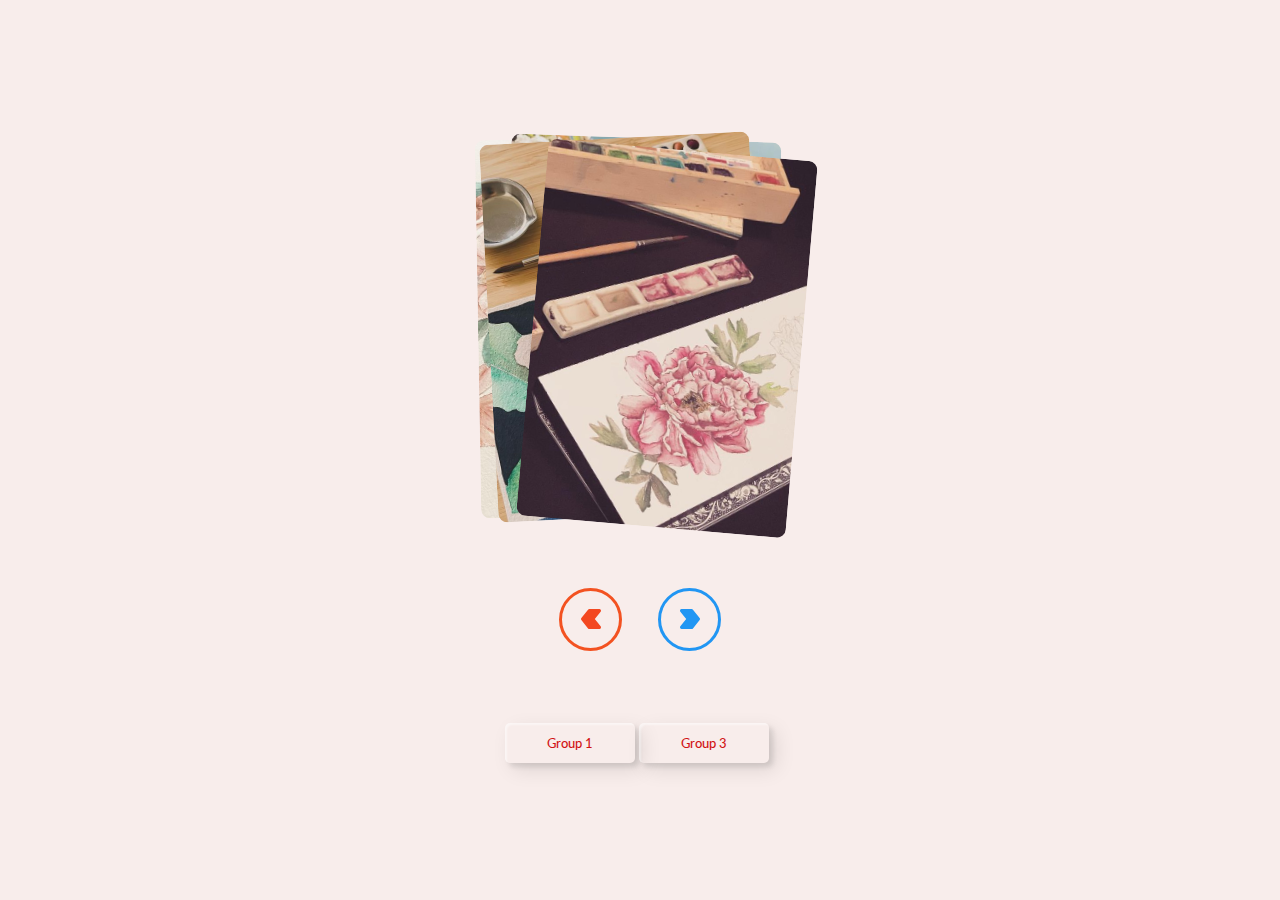
<file: index.html>
<!DOCTYPE html>
<html lang="en">
<head>
    <meta charset="UTF-8">
    <meta name="viewport" content="width=device-width, initial-scale=1.0">
    <link rel="stylesheet" href="css/style.css">
    <link href="https://fonts.googleapis.com/css2?family=Lato&display=swap" rel="stylesheet">
    <link rel="stylesheet" href="https://fonts.googleapis.com/css2?family=Material+Symbols+Outlined:opsz,wght,FILL,GRAD@20..48,100..700,0..1,-50..200" />
    <link rel="stylesheet" href="https://fonts.googleapis.com/css2?family=Material+Symbols+Outlined:opsz,wght,FILL,GRAD@20..48,100..700,0..1,-50..200" />
    <script src="js/index.js"></script>
    <title>CPAR Homepage</title>
</head>
<body>
    <div class="card-swiper">

        <div class="card-groups">

          <div class="card-group" data-index="0" data-status="active">
            <div class="little-card card">
      
            </div>
            <div class="big-card card">
      
            </div>
            <div class="little-card card">
      
            </div>
            <div class="big-card card">
      
            </div>
            <div class="little-card card">
      
            </div>
            <div class="big-card card">
      
            </div>
            <div class="little-card card">
      
            </div>
            <div class="big-card card">
      
            </div>
          </div>

          <div class="card-group" data-index="1" data-status="unknown">
            <div class="little-card card">
      
            </div>
            <div class="big-card card">
      
            </div>
            <div class="little-card card">
      
            </div>
            <div class="big-card card">
      
            </div>
            <div class="little-card card">
      
            </div>
            <div class="big-card card">
      
            </div>
            <div class="little-card card">
      
            </div>
            <div class="big-card card">
      
            </div>
          </div>
         
        </div>
        
        <div class="card-swiper-buttons">
          <button id="hate-button" onclick="handleHateClick()">
            <svg xmlns="http://www.w3.org/2000/svg" class="icon icon-tabler icon-tabler-arrow-badge-left-filled" width="40" height="40" viewBox="0 0 24 24" stroke-width="1.5" stroke="#000000" fill="none" stroke-linecap="round" stroke-linejoin="round">
              <path stroke="none" d="M0 0h24v24H0z" fill="none"/>
              <path d="M17 6h-6a1 1 0 0 0 -.78 .375l-4 5a1 1 0 0 0 0 1.25l4 5a1 1 0 0 0 .78 .375h6l.112 -.006a1 1 0 0 0 .669 -1.619l-3.501 -4.375l3.5 -4.375a1 1 0 0 0 -.78 -1.625z" stroke-width="0" fill="currentColor" />
            </svg>
          </button>
          <button id="love-button" onclick="handleLoveClick()">
            <svg xmlns="http://www.w3.org/2000/svg" class="icon icon-tabler icon-tabler-arrow-badge-right-filled" width="40" height="40" viewBox="0 0 24 24" stroke-width="1.5" stroke="#000000" fill="none" stroke-linecap="round" stroke-linejoin="round">
              <path stroke="none" d="M0 0h24v24H0z" fill="none"/>
              <path d="M7 6l-.112 .006a1 1 0 0 0 -.669 1.619l3.501 4.375l-3.5 4.375a1 1 0 0 0 .78 1.625h6a1 1 0 0 0 .78 -.375l4 -5a1 1 0 0 0 0 -1.25l-4 -5a1 1 0 0 0 -.78 -.375h-6z" stroke-width="0" fill="currentColor" />
            </svg>
          </button>
        </div>

        <div class="grp-btns">
            
        <a href="group1.html" class="href"><button class="custom-btn btn-16">Group 1</button></a>
        <a href="group3.html" class="href"><button class="custom-btn btn-16">Group 3</button></a>

        </div>
      </div>
      
</body>
</html>
</file>
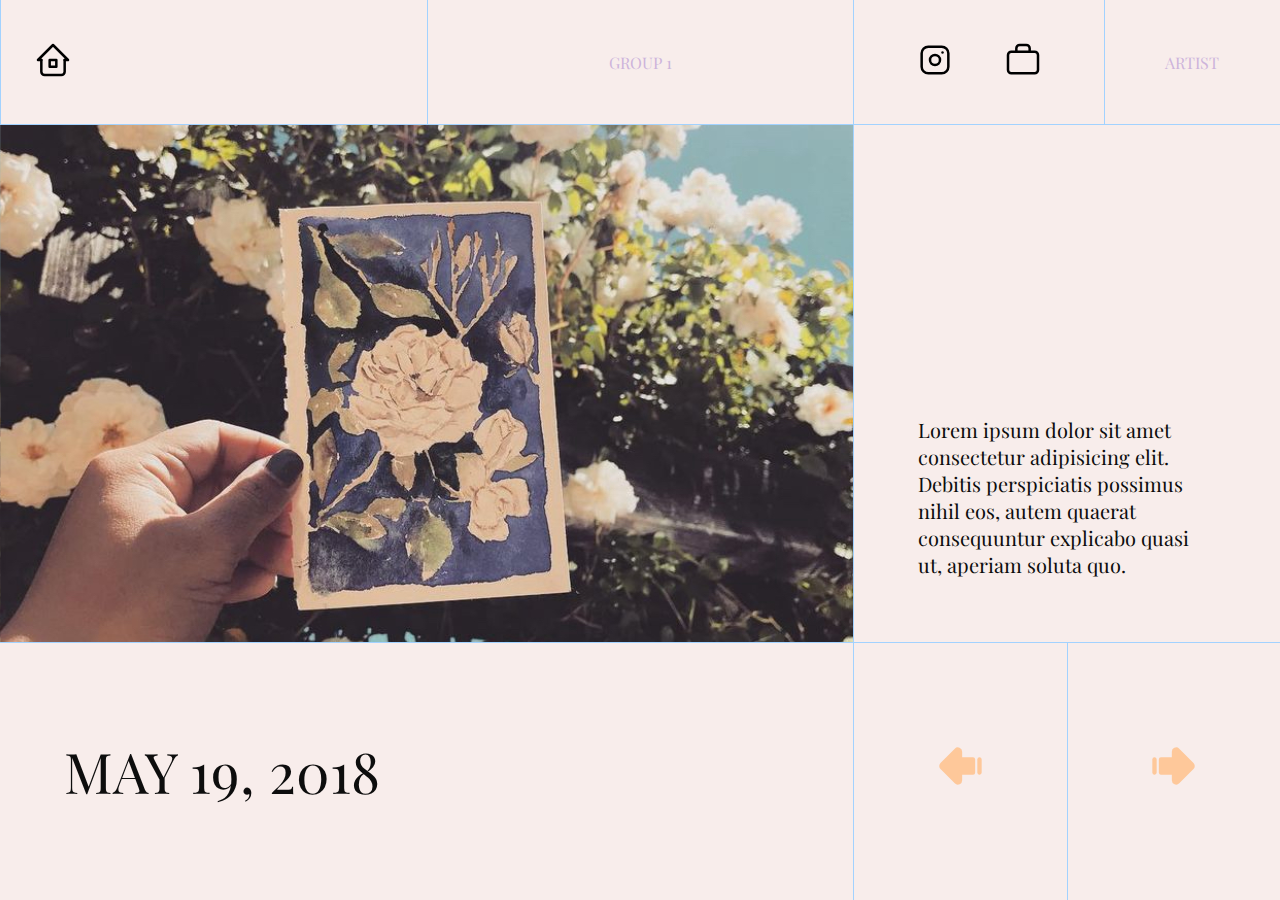
<file: group1.html>
<!DOCTYPE html>
<html lang="en">
<head>
    <meta charset="UTF-8">
    <meta name="viewport" content="width=device-width, initial-scale=1.0">
    <link rel="stylesheet" href="css/style1.css">
    <script src="js/group1.js"></script>
    <title>Group 1</title>
</head>
<body>

    <!--Nav bar-->
    <nav data-toggled="false" data-transitionable="false">
        <div id="nav-logo-section" class="nav-section">

          <a href="index.html">
            <svg xmlns="http://www.w3.org/2000/svg" class="icon icon-tabler icon-tabler-home-2" width="40" height="40" viewBox="0 0 24 24" stroke-width="1.5" stroke="#000000" fill="none" stroke-linecap="round" stroke-linejoin="round">
              <path stroke="none" d="M0 0h24v24H0z" fill="none"/>
              <path d="M5 12l-2 0l9 -9l9 9l-2 0" />
              <path d="M5 12v7a2 2 0 0 0 2 2h10a2 2 0 0 0 2 -2v-7" />
              <path d="M10 12h4v4h-4z" />
            </svg>
          </a>
        </div>

        <div id="nav-mobile-section">
          <div id="nav-link-section" class="nav-section">
            <a href="#">GROUP 1</a>
          </div>
          <div id="nav-social-section" class="nav-section">
            <a href="https://www.instagram.com/lifeafterbreakfastph/" target="_blank">
              <svg xmlns="http://www.w3.org/2000/svg" class="icon icon-tabler icon-tabler-brand-instagram" width="40" height="40" viewBox="0 0 24 24" stroke-width="1.5" stroke="#000000" fill="none" stroke-linecap="round" stroke-linejoin="round">
                <path stroke="none" d="M0 0h24v24H0z" fill="none"/>
                <path d="M4 4m0 4a4 4 0 0 1 4 -4h8a4 4 0 0 1 4 4v8a4 4 0 0 1 -4 4h-8a4 4 0 0 1 -4 -4z" />
                <path d="M12 12m-3 0a3 3 0 1 0 6 0a3 3 0 1 0 -6 0" />
                <path d="M16.5 7.5l0 .01" />
              </svg>
            </a>

            <a href="" target="_blank">
              <svg xmlns="http://www.w3.org/2000/svg" class="icon icon-tabler icon-tabler-briefcase-2" width="40" height="40" viewBox="0 0 24 24" stroke-width="1.5" stroke="#000000" fill="none" stroke-linecap="round" stroke-linejoin="round">
                <path stroke="none" d="M0 0h24v24H0z" fill="none"/>
                <path d="M3 9a2 2 0 0 1 2 -2h14a2 2 0 0 1 2 2v9a2 2 0 0 1 -2 2h-14a2 2 0 0 1 -2 -2v-9z" />
                <path d="M8 7v-2a2 2 0 0 1 2 -2h4a2 2 0 0 1 2 2v2" />
              </svg>
            </a>
          </div>
          <div id="nav-contact-section" class="nav-section">
            <a href="https://artistprofile-alessandralanot.carrd.co/">ARTIST</a>
          </div>
        </div>


      </nav>
      
      <main>

        <article data-index="0" data-status="active">
          <div class="article-image-section article-section"></div>
          <div class="article-description-section article-section">
            <p>
                Lorem ipsum dolor sit amet consectetur adipisicing elit. Debitis perspiciatis possimus nihil eos, autem quaerat consequuntur explicabo quasi ut, aperiam soluta quo.
            </p>
          </div>
          <div class="article-title-section article-section">
            <h2>May 19, 2018</h2>
            <i class="fa-light fa-plus-large"></i>
          </div>
          <div class="article-nav-section article-section">
            <button class="article-nav-button" type="button" onclick="handleLeftClick()">
              <svg xmlns="http://www.w3.org/2000/svg" class="icon icon-tabler icon-tabler-arrow-big-left-line-filled" width="52" height="52" viewBox="0 0 24 24" stroke-width="1.5" stroke="#000000" fill="none" stroke-linecap="round" stroke-linejoin="round">
                <path stroke="none" d="M0 0h24v24H0z" fill="none"/>
                <path d="M9.586 4l-6.586 6.586a2 2 0 0 0 0 2.828l6.586 6.586a2 2 0 0 0 2.18 .434l.145 -.068a2 2 0 0 0 1.089 -1.78v-2.586h5a1 1 0 0 0 1 -1v-6l-.007 -.117a1 1 0 0 0 -.993 -.883l-5 -.001v-2.585a2 2 0 0 0 -3.414 -1.414z" stroke-width="0" fill="currentColor" />
                <path d="M4.415 12l6.585 -6.586v3.586l.007 .117a1 1 0 0 0 .993 .883l5 -.001v4l-5 .001a1 1 0 0 0 -1 1v3.586l-6.585 -6.586z" stroke-width="0" fill="currentColor" />
                <path d="M21 8a1 1 0 0 1 .993 .883l.007 .117v6a1 1 0 0 1 -1.993 .117l-.007 -.117v-6a1 1 0 0 1 1 -1z" stroke-width="0" fill="currentColor" />
              </svg>
            </button>
            <button class="article-nav-button" type="button" onclick="handleRightClick()">
              <svg xmlns="http://www.w3.org/2000/svg" class="icon icon-tabler icon-tabler-arrow-big-right-line-filled" width="52" height="52" viewBox="0 0 24 24" stroke-width="1.5" stroke="#000000" fill="none" stroke-linecap="round" stroke-linejoin="round">
                <path stroke="none" d="M0 0h24v24H0z" fill="none"/>
                <path d="M12.089 3.634a2 2 0 0 0 -1.089 1.78l-.001 2.586h-4.999a1 1 0 0 0 -1 1v6l.007 .117a1 1 0 0 0 .993 .883l4.999 -.001l.001 2.587a2 2 0 0 0 3.414 1.414l6.586 -6.586a2 2 0 0 0 0 -2.828l-6.586 -6.586a2 2 0 0 0 -2.18 -.434l-.145 .068z" stroke-width="0" fill="currentColor" />
                <path d="M3 8a1 1 0 0 1 .993 .883l.007 .117v6a1 1 0 0 1 -1.993 .117l-.007 -.117v-6a1 1 0 0 1 1 -1z" stroke-width="0" fill="currentColor" />
              </svg>
            </button>
          </div>
        </article>


        <article data-index="1" data-status="inactive">    
          <div class="article-image-section article-section"></div>
          <div class="article-description-section article-section">
            <p>Lorem ipsum dolor sit amet, consectetur adipisicing elit. Similique, omnis reprehenderit atque explicabo neque vero veritatis culpa</p>
          </div>
          <div class="article-title-section article-section">
              <h2>February 19, 2024</h2>
            <i class="fa-light fa-plus-large"></i>
          </div>
          <div class="article-nav-section article-section">
            <button class="article-nav-button" type="button" onclick="handleLeftClick()">
              <svg xmlns="http://www.w3.org/2000/svg" class="icon icon-tabler icon-tabler-arrow-big-left-line-filled" width="52" height="52" viewBox="0 0 24 24" stroke-width="1.5" stroke="#000000" fill="none" stroke-linecap="round" stroke-linejoin="round">
                <path stroke="none" d="M0 0h24v24H0z" fill="none"/>
                <path d="M9.586 4l-6.586 6.586a2 2 0 0 0 0 2.828l6.586 6.586a2 2 0 0 0 2.18 .434l.145 -.068a2 2 0 0 0 1.089 -1.78v-2.586h5a1 1 0 0 0 1 -1v-6l-.007 -.117a1 1 0 0 0 -.993 -.883l-5 -.001v-2.585a2 2 0 0 0 -3.414 -1.414z" stroke-width="0" fill="currentColor" />
                <path d="M4.415 12l6.585 -6.586v3.586l.007 .117a1 1 0 0 0 .993 .883l5 -.001v4l-5 .001a1 1 0 0 0 -1 1v3.586l-6.585 -6.586z" stroke-width="0" fill="currentColor" />
                <path d="M21 8a1 1 0 0 1 .993 .883l.007 .117v6a1 1 0 0 1 -1.993 .117l-.007 -.117v-6a1 1 0 0 1 1 -1z" stroke-width="0" fill="currentColor" />
              </svg>
            </button>
            <button class="article-nav-button" type="button" onclick="handleRightClick()">
              <svg xmlns="http://www.w3.org/2000/svg" class="icon icon-tabler icon-tabler-arrow-big-right-line-filled" width="52" height="52" viewBox="0 0 24 24" stroke-width="1.5" stroke="#000000" fill="none" stroke-linecap="round" stroke-linejoin="round">
                <path stroke="none" d="M0 0h24v24H0z" fill="none"/>
                <path d="M12.089 3.634a2 2 0 0 0 -1.089 1.78l-.001 2.586h-4.999a1 1 0 0 0 -1 1v6l.007 .117a1 1 0 0 0 .993 .883l4.999 -.001l.001 2.587a2 2 0 0 0 3.414 1.414l6.586 -6.586a2 2 0 0 0 0 -2.828l-6.586 -6.586a2 2 0 0 0 -2.18 -.434l-.145 .068z" stroke-width="0" fill="currentColor" />
                <path d="M3 8a1 1 0 0 1 .993 .883l.007 .117v6a1 1 0 0 1 -1.993 .117l-.007 -.117v-6a1 1 0 0 1 1 -1z" stroke-width="0" fill="currentColor" />
              </svg>
            </button>
          </div>
        </article>


        <article data-index="2" data-status="inactive">    
          <div class="article-image-section article-section"></div>
          <div class="article-description-section article-section">
            <p>Lorem ipsum dolor sit amet consectetur, adipisicing elit. Cupiditate, ducimus pariatur atque magnam dolore, incidunt nostrum quod doloremque minus at inventore quisquam.</p>
          </div>
          <div class="article-title-section article-section">
            <h2>September 29, 2019</h2>
            <i class="fa-light fa-plus-large"></i>
          </div>
          <div class="article-nav-section article-section">
            <button class="article-nav-button" type="button" onclick="handleLeftClick()">
              <svg xmlns="http://www.w3.org/2000/svg" class="icon icon-tabler icon-tabler-arrow-big-left-line-filled" width="52" height="52" viewBox="0 0 24 24" stroke-width="1.5" stroke="#000000" fill="none" stroke-linecap="round" stroke-linejoin="round">
                <path stroke="none" d="M0 0h24v24H0z" fill="none"/>
                <path d="M9.586 4l-6.586 6.586a2 2 0 0 0 0 2.828l6.586 6.586a2 2 0 0 0 2.18 .434l.145 -.068a2 2 0 0 0 1.089 -1.78v-2.586h5a1 1 0 0 0 1 -1v-6l-.007 -.117a1 1 0 0 0 -.993 -.883l-5 -.001v-2.585a2 2 0 0 0 -3.414 -1.414z" stroke-width="0" fill="currentColor" />
                <path d="M4.415 12l6.585 -6.586v3.586l.007 .117a1 1 0 0 0 .993 .883l5 -.001v4l-5 .001a1 1 0 0 0 -1 1v3.586l-6.585 -6.586z" stroke-width="0" fill="currentColor" />
                <path d="M21 8a1 1 0 0 1 .993 .883l.007 .117v6a1 1 0 0 1 -1.993 .117l-.007 -.117v-6a1 1 0 0 1 1 -1z" stroke-width="0" fill="currentColor" />
              </svg>
            </button>
            <button class="article-nav-button" type="button" onclick="handleRightClick()">
              <svg xmlns="http://www.w3.org/2000/svg" class="icon icon-tabler icon-tabler-arrow-big-right-line-filled" width="52" height="52" viewBox="0 0 24 24" stroke-width="1.5" stroke="#000000" fill="none" stroke-linecap="round" stroke-linejoin="round">
                <path stroke="none" d="M0 0h24v24H0z" fill="none"/>
                <path d="M12.089 3.634a2 2 0 0 0 -1.089 1.78l-.001 2.586h-4.999a1 1 0 0 0 -1 1v6l.007 .117a1 1 0 0 0 .993 .883l4.999 -.001l.001 2.587a2 2 0 0 0 3.414 1.414l6.586 -6.586a2 2 0 0 0 0 -2.828l-6.586 -6.586a2 2 0 0 0 -2.18 -.434l-.145 .068z" stroke-width="0" fill="currentColor" />
                <path d="M3 8a1 1 0 0 1 .993 .883l.007 .117v6a1 1 0 0 1 -1.993 .117l-.007 -.117v-6a1 1 0 0 1 1 -1z" stroke-width="0" fill="currentColor" />
              </svg>
            </button>
          </div>
        </article>


        <article data-index="3" data-status="inactive">    
          <div class="article-image-section article-section"></div>
          <div class="article-description-section article-section">
            <p>
              Lorem ipsum dolor sit amet consectetur adipisicing elit. Nihil eligendi dolorem tenetur aperiam quidem ad eaque itaque architecto corporis voluptate
            </p>
          </div>
          <div class="article-title-section article-section">
            <h2>November 29, 2023</h2>
            <i class="fa-light fa-plus-large"></i>
          </div>
          <div class="article-nav-section article-section">
            <button class="article-nav-button" type="button" onclick="handleLeftClick()">
              <svg xmlns="http://www.w3.org/2000/svg" class="icon icon-tabler icon-tabler-arrow-big-left-line-filled" width="52" height="52" viewBox="0 0 24 24" stroke-width="1.5" stroke="#000000" fill="none" stroke-linecap="round" stroke-linejoin="round">
                <path stroke="none" d="M0 0h24v24H0z" fill="none"/>
                <path d="M9.586 4l-6.586 6.586a2 2 0 0 0 0 2.828l6.586 6.586a2 2 0 0 0 2.18 .434l.145 -.068a2 2 0 0 0 1.089 -1.78v-2.586h5a1 1 0 0 0 1 -1v-6l-.007 -.117a1 1 0 0 0 -.993 -.883l-5 -.001v-2.585a2 2 0 0 0 -3.414 -1.414z" stroke-width="0" fill="currentColor" />
                <path d="M4.415 12l6.585 -6.586v3.586l.007 .117a1 1 0 0 0 .993 .883l5 -.001v4l-5 .001a1 1 0 0 0 -1 1v3.586l-6.585 -6.586z" stroke-width="0" fill="currentColor" />
                <path d="M21 8a1 1 0 0 1 .993 .883l.007 .117v6a1 1 0 0 1 -1.993 .117l-.007 -.117v-6a1 1 0 0 1 1 -1z" stroke-width="0" fill="currentColor" />
              </svg>
            </button>
            <button class="article-nav-button" type="button" onclick="handleRightClick()">
              <svg xmlns="http://www.w3.org/2000/svg" class="icon icon-tabler icon-tabler-arrow-big-right-line-filled" width="52" height="52" viewBox="0 0 24 24" stroke-width="1.5" stroke="#000000" fill="none" stroke-linecap="round" stroke-linejoin="round">
                <path stroke="none" d="M0 0h24v24H0z" fill="none"/>
                <path d="M12.089 3.634a2 2 0 0 0 -1.089 1.78l-.001 2.586h-4.999a1 1 0 0 0 -1 1v6l.007 .117a1 1 0 0 0 .993 .883l4.999 -.001l.001 2.587a2 2 0 0 0 3.414 1.414l6.586 -6.586a2 2 0 0 0 0 -2.828l-6.586 -6.586a2 2 0 0 0 -2.18 -.434l-.145 .068z" stroke-width="0" fill="currentColor" />
                <path d="M3 8a1 1 0 0 1 .993 .883l.007 .117v6a1 1 0 0 1 -1.993 .117l-.007 -.117v-6a1 1 0 0 1 1 -1z" stroke-width="0" fill="currentColor" />
              </svg>
            </button>
          </div>
        </article>

      </main>

</body>
</html>
</file>
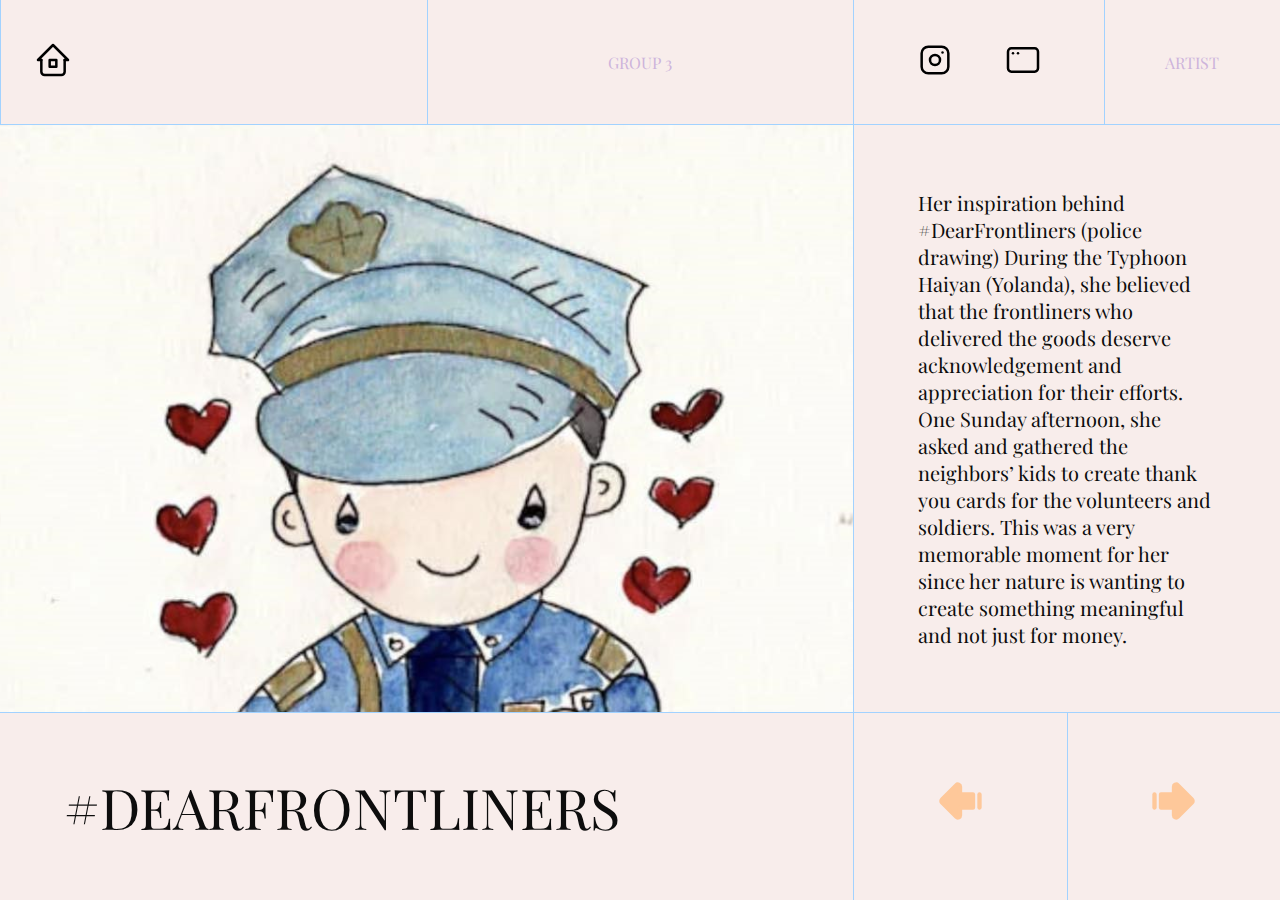
<file: group3.html>
<!DOCTYPE html>
<html lang="en">
<head>
    <meta charset="UTF-8">
    <meta name="viewport" content="width=device-width, initial-scale=1.0">
    <link rel="stylesheet" href="css/style3.css">
    <script src="js/group3.js"></script>
    <title>Group 3</title>
</head>
<body>

    <!--Nav bar-->
    <nav data-toggled="false" data-transitionable="false">
        <div id="nav-logo-section" class="nav-section">
          <a href="index.html">
            <svg xmlns="http://www.w3.org/2000/svg" class="icon icon-tabler icon-tabler-home-2" width="40" height="40" viewBox="0 0 24 24" stroke-width="1.5" stroke="#000000" fill="none" stroke-linecap="round" stroke-linejoin="round">
              <path stroke="none" d="M0 0h24v24H0z" fill="none"/>
              <path d="M5 12l-2 0l9 -9l9 9l-2 0" />
              <path d="M5 12v7a2 2 0 0 0 2 2h10a2 2 0 0 0 2 -2v-7" />
              <path d="M10 12h4v4h-4z" />
            </svg>
          </a>
        </div>

        <div id="nav-mobile-section">
          <div id="nav-link-section" class="nav-section">
            <a href="#">GROUP 3</a>
          </div>
          <div id="nav-social-section" class="nav-section">
            <a href="https://www.instagram.com/aireescreates/" target="_blank">
              <svg xmlns="http://www.w3.org/2000/svg" class="icon icon-tabler icon-tabler-brand-instagram" width="40" height="40" viewBox="0 0 24 24" stroke-width="1.5" stroke="#000000" fill="none" stroke-linecap="round" stroke-linejoin="round">
                <path stroke="none" d="M0 0h24v24H0z" fill="none"/>
                <path d="M4 4m0 4a4 4 0 0 1 4 -4h8a4 4 0 0 1 4 4v8a4 4 0 0 1 -4 4h-8a4 4 0 0 1 -4 -4z" />
                <path d="M12 12m-3 0a3 3 0 1 0 6 0a3 3 0 1 0 -6 0" />
                <path d="M16.5 7.5l0 .01" />
              </svg>
            </a>
            <a href="https://aireescreates.website/" target="_blank">
              <svg xmlns="http://www.w3.org/2000/svg" class="icon icon-tabler icon-tabler-app-window" width="40" height="40" viewBox="0 0 24 24" stroke-width="1.5" stroke="#000000" fill="none" stroke-linecap="round" stroke-linejoin="round">
                <path stroke="none" d="M0 0h24v24H0z" fill="none"/>
                <path d="M3 5m0 2a2 2 0 0 1 2 -2h14a2 2 0 0 1 2 2v10a2 2 0 0 1 -2 2h-14a2 2 0 0 1 -2 -2z" />
                <path d="M6 8h.01" />
                <path d="M9 8h.01" />
              </svg>
            </a>
          </div>
          <div id="nav-contact-section" class="nav-section">
            <a href="#">ARTIST</a>
          </div>
        </div>

        <button id="nav-toggle-button" type="button" onclick="handleNavToggle()">
          <span>Menu</span>
          <i class="fa-solid fa-bars"></i>
        </button>
      </nav>
      
      <main>

        <article data-index="0" data-status="active">
          <div class="article-image-section article-section"></div>
          <div class="article-description-section article-section">
            <p>
              Her inspiration behind #DearFrontliners (police drawing)
              During the Typhoon Haiyan (Yolanda), she believed that the frontliners who delivered the goods deserve acknowledgement and appreciation for their efforts. One Sunday afternoon, she asked and gathered the neighbors’ kids to create thank you cards for the volunteers and soldiers. This was a very memorable moment for her since her nature is wanting to create something meaningful and not just for money.
            </p>
          </div>
          <div class="article-title-section article-section">
            <h2>#DearFrontliners</h2>
            <i class="fa-light fa-plus-large"></i>
          </div>
          <div class="article-nav-section article-section">
            <button class="article-nav-button" type="button" onclick="handleLeftClick()">
              <svg xmlns="http://www.w3.org/2000/svg" class="icon icon-tabler icon-tabler-arrow-big-left-line-filled" width="52" height="52" viewBox="0 0 24 24" stroke-width="1.5" stroke="#000000" fill="none" stroke-linecap="round" stroke-linejoin="round">
                <path stroke="none" d="M0 0h24v24H0z" fill="none"/>
                <path d="M9.586 4l-6.586 6.586a2 2 0 0 0 0 2.828l6.586 6.586a2 2 0 0 0 2.18 .434l.145 -.068a2 2 0 0 0 1.089 -1.78v-2.586h5a1 1 0 0 0 1 -1v-6l-.007 -.117a1 1 0 0 0 -.993 -.883l-5 -.001v-2.585a2 2 0 0 0 -3.414 -1.414z" stroke-width="0" fill="currentColor" />
                <path d="M4.415 12l6.585 -6.586v3.586l.007 .117a1 1 0 0 0 .993 .883l5 -.001v4l-5 .001a1 1 0 0 0 -1 1v3.586l-6.585 -6.586z" stroke-width="0" fill="currentColor" />
                <path d="M21 8a1 1 0 0 1 .993 .883l.007 .117v6a1 1 0 0 1 -1.993 .117l-.007 -.117v-6a1 1 0 0 1 1 -1z" stroke-width="0" fill="currentColor" />
              </svg>
            </button>
            <button class="article-nav-button" type="button" onclick="handleRightClick()">
              <svg xmlns="http://www.w3.org/2000/svg" class="icon icon-tabler icon-tabler-arrow-big-right-line-filled" width="52" height="52" viewBox="0 0 24 24" stroke-width="1.5" stroke="#000000" fill="none" stroke-linecap="round" stroke-linejoin="round">
                <path stroke="none" d="M0 0h24v24H0z" fill="none"/>
                <path d="M12.089 3.634a2 2 0 0 0 -1.089 1.78l-.001 2.586h-4.999a1 1 0 0 0 -1 1v6l.007 .117a1 1 0 0 0 .993 .883l4.999 -.001l.001 2.587a2 2 0 0 0 3.414 1.414l6.586 -6.586a2 2 0 0 0 0 -2.828l-6.586 -6.586a2 2 0 0 0 -2.18 -.434l-.145 .068z" stroke-width="0" fill="currentColor" />
                <path d="M3 8a1 1 0 0 1 .993 .883l.007 .117v6a1 1 0 0 1 -1.993 .117l-.007 -.117v-6a1 1 0 0 1 1 -1z" stroke-width="0" fill="currentColor" />
              </svg>
            </button>
          </div>
        </article>


        <article data-index="1" data-status="inactive">    
          <div class="article-image-section article-section"></div>
          <div class="article-description-section article-section">
            <p>In 2014, she painted girls in boots without a plan of doing art as a business, she did this because she was burnt out. She painted everyday and posted on instagram until people were inquiring if she could paint them but drawing real life people wasn’t her forte. Instead, she did it in her own style by adding quotes and placing them in calendars. People started buying her creations, so she started her website in 2017.
            </p>
          </div>
          <div class="article-title-section article-section">
              <h2>January 18, 2024</h2>
            <i class="fa-light fa-plus-large"></i>
          </div>
          <div class="article-nav-section article-section">
            <button class="article-nav-button" type="button" onclick="handleLeftClick()">
              <svg xmlns="http://www.w3.org/2000/svg" class="icon icon-tabler icon-tabler-arrow-big-left-line-filled" width="52" height="52" viewBox="0 0 24 24" stroke-width="1.5" stroke="#000000" fill="none" stroke-linecap="round" stroke-linejoin="round">
                <path stroke="none" d="M0 0h24v24H0z" fill="none"/>
                <path d="M9.586 4l-6.586 6.586a2 2 0 0 0 0 2.828l6.586 6.586a2 2 0 0 0 2.18 .434l.145 -.068a2 2 0 0 0 1.089 -1.78v-2.586h5a1 1 0 0 0 1 -1v-6l-.007 -.117a1 1 0 0 0 -.993 -.883l-5 -.001v-2.585a2 2 0 0 0 -3.414 -1.414z" stroke-width="0" fill="currentColor" />
                <path d="M4.415 12l6.585 -6.586v3.586l.007 .117a1 1 0 0 0 .993 .883l5 -.001v4l-5 .001a1 1 0 0 0 -1 1v3.586l-6.585 -6.586z" stroke-width="0" fill="currentColor" />
                <path d="M21 8a1 1 0 0 1 .993 .883l.007 .117v6a1 1 0 0 1 -1.993 .117l-.007 -.117v-6a1 1 0 0 1 1 -1z" stroke-width="0" fill="currentColor" />
              </svg>
            </button>
            <button class="article-nav-button" type="button" onclick="handleRightClick()">
              <svg xmlns="http://www.w3.org/2000/svg" class="icon icon-tabler icon-tabler-arrow-big-right-line-filled" width="52" height="52" viewBox="0 0 24 24" stroke-width="1.5" stroke="#000000" fill="none" stroke-linecap="round" stroke-linejoin="round">
                <path stroke="none" d="M0 0h24v24H0z" fill="none"/>
                <path d="M12.089 3.634a2 2 0 0 0 -1.089 1.78l-.001 2.586h-4.999a1 1 0 0 0 -1 1v6l.007 .117a1 1 0 0 0 .993 .883l4.999 -.001l.001 2.587a2 2 0 0 0 3.414 1.414l6.586 -6.586a2 2 0 0 0 0 -2.828l-6.586 -6.586a2 2 0 0 0 -2.18 -.434l-.145 .068z" stroke-width="0" fill="currentColor" />
                <path d="M3 8a1 1 0 0 1 .993 .883l.007 .117v6a1 1 0 0 1 -1.993 .117l-.007 -.117v-6a1 1 0 0 1 1 -1z" stroke-width="0" fill="currentColor" />
              </svg>
            </button>
          </div>
        </article>


        <article data-index="2" data-status="inactive">    
          <div class="article-image-section article-section"></div>
          <div class="article-description-section article-section">
            <p>Lorem ipsum dolor sit amet consectetur, adipisicing elit. Cupiditate, ducimus pariatur atque magnam dolore, incidunt nostrum quod doloremque minus at inventore quisquam.</p>
          </div>
          <div class="article-title-section article-section">
            <h2>Doodle Fairy of the Woods</h2>
            <i class="fa-light fa-plus-large"></i>
          </div>
          <div class="article-nav-section article-section">
            <button class="article-nav-button" type="button" onclick="handleLeftClick()">
              <svg xmlns="http://www.w3.org/2000/svg" class="icon icon-tabler icon-tabler-arrow-big-left-line-filled" width="52" height="52" viewBox="0 0 24 24" stroke-width="1.5" stroke="#000000" fill="none" stroke-linecap="round" stroke-linejoin="round">
                <path stroke="none" d="M0 0h24v24H0z" fill="none"/>
                <path d="M9.586 4l-6.586 6.586a2 2 0 0 0 0 2.828l6.586 6.586a2 2 0 0 0 2.18 .434l.145 -.068a2 2 0 0 0 1.089 -1.78v-2.586h5a1 1 0 0 0 1 -1v-6l-.007 -.117a1 1 0 0 0 -.993 -.883l-5 -.001v-2.585a2 2 0 0 0 -3.414 -1.414z" stroke-width="0" fill="currentColor" />
                <path d="M4.415 12l6.585 -6.586v3.586l.007 .117a1 1 0 0 0 .993 .883l5 -.001v4l-5 .001a1 1 0 0 0 -1 1v3.586l-6.585 -6.586z" stroke-width="0" fill="currentColor" />
                <path d="M21 8a1 1 0 0 1 .993 .883l.007 .117v6a1 1 0 0 1 -1.993 .117l-.007 -.117v-6a1 1 0 0 1 1 -1z" stroke-width="0" fill="currentColor" />
              </svg>
            </button>
            <button class="article-nav-button" type="button" onclick="handleRightClick()">
              <svg xmlns="http://www.w3.org/2000/svg" class="icon icon-tabler icon-tabler-arrow-big-right-line-filled" width="52" height="52" viewBox="0 0 24 24" stroke-width="1.5" stroke="#000000" fill="none" stroke-linecap="round" stroke-linejoin="round">
                <path stroke="none" d="M0 0h24v24H0z" fill="none"/>
                <path d="M12.089 3.634a2 2 0 0 0 -1.089 1.78l-.001 2.586h-4.999a1 1 0 0 0 -1 1v6l.007 .117a1 1 0 0 0 .993 .883l4.999 -.001l.001 2.587a2 2 0 0 0 3.414 1.414l6.586 -6.586a2 2 0 0 0 0 -2.828l-6.586 -6.586a2 2 0 0 0 -2.18 -.434l-.145 .068z" stroke-width="0" fill="currentColor" />
                <path d="M3 8a1 1 0 0 1 .993 .883l.007 .117v6a1 1 0 0 1 -1.993 .117l-.007 -.117v-6a1 1 0 0 1 1 -1z" stroke-width="0" fill="currentColor" />
              </svg>
            </button>
          </div>
        </article>


        <article data-index="3" data-status="inactive">    
          <div class="article-image-section article-section"></div>
          <div class="article-description-section article-section">
            <p>
              Lorem ipsum dolor sit amet consectetur adipisicing elit. Nihil eligendi dolorem tenetur aperiam quidem ad eaque itaque architecto corporis voluptate
            </p>
          </div>
          <div class="article-title-section article-section">
            <h2>January 16, 2024</h2>
            <i class="fa-light fa-plus-large"></i>
          </div>
          <div class="article-nav-section article-section">
            <button class="article-nav-button" type="button" onclick="handleLeftClick()">
              <svg xmlns="http://www.w3.org/2000/svg" class="icon icon-tabler icon-tabler-arrow-big-left-line-filled" width="52" height="52" viewBox="0 0 24 24" stroke-width="1.5" stroke="#000000" fill="none" stroke-linecap="round" stroke-linejoin="round">
                <path stroke="none" d="M0 0h24v24H0z" fill="none"/>
                <path d="M9.586 4l-6.586 6.586a2 2 0 0 0 0 2.828l6.586 6.586a2 2 0 0 0 2.18 .434l.145 -.068a2 2 0 0 0 1.089 -1.78v-2.586h5a1 1 0 0 0 1 -1v-6l-.007 -.117a1 1 0 0 0 -.993 -.883l-5 -.001v-2.585a2 2 0 0 0 -3.414 -1.414z" stroke-width="0" fill="currentColor" />
                <path d="M4.415 12l6.585 -6.586v3.586l.007 .117a1 1 0 0 0 .993 .883l5 -.001v4l-5 .001a1 1 0 0 0 -1 1v3.586l-6.585 -6.586z" stroke-width="0" fill="currentColor" />
                <path d="M21 8a1 1 0 0 1 .993 .883l.007 .117v6a1 1 0 0 1 -1.993 .117l-.007 -.117v-6a1 1 0 0 1 1 -1z" stroke-width="0" fill="currentColor" />
              </svg>
            </button>
            <button class="article-nav-button" type="button" onclick="handleRightClick()">
              <svg xmlns="http://www.w3.org/2000/svg" class="icon icon-tabler icon-tabler-arrow-big-right-line-filled" width="52" height="52" viewBox="0 0 24 24" stroke-width="1.5" stroke="#000000" fill="none" stroke-linecap="round" stroke-linejoin="round">
                <path stroke="none" d="M0 0h24v24H0z" fill="none"/>
                <path d="M12.089 3.634a2 2 0 0 0 -1.089 1.78l-.001 2.586h-4.999a1 1 0 0 0 -1 1v6l.007 .117a1 1 0 0 0 .993 .883l4.999 -.001l.001 2.587a2 2 0 0 0 3.414 1.414l6.586 -6.586a2 2 0 0 0 0 -2.828l-6.586 -6.586a2 2 0 0 0 -2.18 -.434l-.145 .068z" stroke-width="0" fill="currentColor" />
                <path d="M3 8a1 1 0 0 1 .993 .883l.007 .117v6a1 1 0 0 1 -1.993 .117l-.007 -.117v-6a1 1 0 0 1 1 -1z" stroke-width="0" fill="currentColor" />
              </svg>
            </button>
          </div>
        </article>


      </main>

</body>
</html>
</file>
<file: css/style.css>
body {
  background-color: #F8EDEB;  
  margin: 0px;  
  height: 100vh;
  
  display: grid;
  place-items: center;
}

.card-groups,
.card-group,
.card {
  aspect-ratio: 5 / 7;
}

.card-groups,
.card-group,
.big-card {  
  width: 30vmin;
}

.card-group {
  position: absolute;
  transition: transform 400ms ease;
}

.card-group[data-status="unknown"] {
  transform: scale(0);
  transition: none;
}

.card-group[data-status="active"] {
  transition-delay: 300ms;
}

.card-group[data-status="after"] {
  transform: translateX(50%) scale(0);
}

.card-group[data-status="before"] {
  transform: translateX(-50%) scale(0);
}

.card-group[data-status="becoming-active-from-after"] {
  transform: translateX(50%) scale(0);
  transition: none;
}

.card-group[data-status="becoming-active-from-before"] {
  transform: translateX(-50%) scale(0);
  transition: none;
}

.card {
  background-color: rgba(255, 255, 255, 0.05);
  position: absolute;
  transition: transform 800ms cubic-bezier(.05,.43,.25,.95);
  
  background-position: center;
  background-size: cover;
}

.big-card {
  border-radius: 1vmin;
}

.little-card {
  width: 12vmin;
  border-radius: 2vmin;
  left: 50%;
  top: 50%;
  transform: translate(-50%, -50%);
  box-shadow: -1vmin 1vmin 2vmin rgba(0, 0, 0, 0.25);
  pointer-events: none;
}

.big-card:nth-child(2) {
  transform: translateX(-10%) rotate(-1deg);
}

.big-card:nth-child(4) {
  transform: rotate(2deg);
}

.big-card:nth-child(6) {
  transform: translateX(-6%) rotate(-3deg);
}

.big-card:nth-child(8) {
  transform: translate(10%, 3%) rotate(5deg);
}

/* Group 1 Title Cards */
.card-group[data-index="0"] > .big-card:nth-child(6) {
  background-image: url("CG1/Feb19.PNG");
}

.card-group[data-index="0"] > .big-card:nth-child(8) {
  background-image: url("PG1/December\ 1\ 2019.PNG");
}

.card-group[data-index="0"] > .big-card:nth-child(4) {
  background-image: url("PG1/May\ 19\ 2018.PNG");
}

.card-group[data-index="0"] > .big-card:nth-child(2) {
  background-image: url("PG1/September\ 14\ 2020.PNG");
}

.card-group[data-index="0"] > .little-card:nth-child(1) {
  background-image: url("PG1/september\ 29\ 2019.PNG");
}

.card-group[data-index="0"] > .little-card:nth-child(3) {
  background-image: url("CG1/March11.PNG");
}

.card-group[data-index="0"] > .little-card:nth-child(5) {
  background-image: url("CG1/March\ 31\ 2022.PNG");
}

.card-group[data-index="0"] > .little-card:nth-child(7) {
  background-image: url("CG1/November\ 29\ 2023.PNG");
}

/* Group 3 Title Cards */
.card-group[data-index="1"] > .big-card:nth-child(6) {
  background-image: url("PG3/Creative\ Journaling\ Windowsill\ Pies.jpg");
}

.card-group[data-index="1"] > .big-card:nth-child(8) {
  background-image: url("CG3/February\ 9\,\ 2024.jpg");
}

.card-group[data-index="1"] > .big-card:nth-child(4) {
  background-image: url("CG3/January\ 16\,\ 2024.jpg");
}

.card-group[data-index="1"] > .big-card:nth-child(2) {
  background-image: url("CG3/January\ 18\,\ 2024.jpg");
}

.card-group[data-index="1"] > .little-card:nth-child(1) {
  background-image: url("CG3/January\ 19\,\ 2024.jpg");
}

.card-group[data-index="1"] > .little-card:nth-child(3) {
  background-image: url("PG3/DearFrontliners.jpg");
}

.card-group[data-index="1"] > .little-card:nth-child(5) {
  background-image: url("PG3/Doodle\ Fairy\ of\ the\ Woods.jpg");
}

.card-group[data-index="1"] > .little-card:nth-child(7) {
  background-image: url("PG3/Illustrated\ Recipe\ Pesto\ Bruschetta.jpg");
}

.card-group:hover > .card {  
  box-shadow: -2vmin 2vmin 3vmin rgba(0, 0, 0, 0.4);
}

.card-group:hover > .big-card:nth-child(2) {
  transform: translate(-75%, 16%) rotate(-24deg);
}

.card-group:hover > .big-card:nth-child(4) {
  transform: translate(-25%, 8%) rotate(-8deg);
}

.card-group:hover > .big-card:nth-child(6) {
  transform: translate(25%, 8%) rotate(8deg);
}

.card-group:hover > .big-card:nth-child(8) {
  transform: translate(75%, 16%) rotate(24deg);
}

.card-group:hover > .little-card:nth-child(1) {
  transform: translate(200%, -160%) rotate(-15deg);
}

.card-group:hover > .little-card:nth-child(3) {
  transform: translate(160%, 170%) rotate(15deg);
}

.card-group:hover > .little-card:nth-child(5) {
  transform: translate(-200%, -170%) rotate(15deg);
}

.card-group:hover > .little-card:nth-child(7) {
  transform: translate(-280%, 140%) rotate(-15deg);
}

.card-swiper-buttons {
  margin-top: 8vmin;
  margin-bottom: 8vmin;
  display: flex;
  justify-content: space-around;  
  padding: 0vmin 4vmin;
}

.card-swiper-buttons > button {
  font-size: 2.5vmin;
  border: 0.4vmin solid rgb(200, 200, 200);
  border-radius: 100%;
  color: white;
  background-color: transparent;
  height: 7vmin;
  width: 7vmin;
  display: grid;
  place-items: center;
  cursor: pointer;
}

#love-button {
  color: rgb(33, 150, 243);
  border-color: rgb(33, 150, 243);
}

#hate-button {
  color: rgb(243, 72, 33);
  border-color: rgb(243, 82, 33);
}

.custom-btn {
    width: 130px;
    height: 40px;
    color: #fff;
    border-radius: 5px;
    padding: 10px 25px;
    font-family: 'Lato', sans-serif;
    font-weight: 500;
    background: transparent;
    cursor: pointer;
    transition: all 0.3s ease;
    position: relative;
    display: inline-block;
     box-shadow:inset 2px 2px 2px 0px rgba(255,255,255,.5),
     7px 7px 20px 0px rgba(0,0,0,.1),
     4px 4px 5px 0px rgba(0,0,0,.1);
    outline: none;
  }

.btn-16 {
  border: none;
  color: #d11414;
}
.btn-16:after {
  position: absolute;
  content: "";
  width: 0;
  height: 100%;
  top: 0;
  left: 0;
  direction: rtl;
  z-index: -1;
  box-shadow:
   -7px -7px 20px 0px #fff9,
   -4px -4px 5px 0px #fff9,
   7px 7px 20px 0px #0002,
   4px 4px 5px 0px #0001;
  transition: all 0.3s ease;
}
.btn-16:hover {
  color: #ed3b3b;
}
.btn-16:hover:after {
  left: auto;
  right: 0;
  width: 100%;
}
.btn-16:active {
  top: 2px;
}
</file>
<file: css/style1.css>
@import url('https://fonts.googleapis.com/css2?family=Playfair+Display:ital,wght@0,400..900;1,400..900&display=swap');

:root {
    --background-color:#F8EDEB;
    --border-color: #A2D2FF;
    --highlight-color: rgb(126, 87, 194);
  }

body {
  background-color: var(--background-color);
  display: flex;
  flex-direction: column;
  height: 100vh;
  margin: 0px;
  overflow: hidden;
}

* {
  box-sizing: border-box;
}

h1, h2, h3, a, p, span {
  font-family: "Playfair Display", serif;
  font-weight: 400;
  color: #CDB4DB; 
  margin: 0px;
}

a {
  text-decoration: none;
}

a:hover {
  color: var(--highlight-color);
}

nav {
  display: flex;
  width: 100%;
  border-bottom: 1px solid var(--border-color);
}

nav .nav-section {
  padding: 2.5rem 2rem;
  display: flex;
  gap: 1rem;
  border-left: 1px solid var(--border-color);
  align-items: center;
  justify-content: center;
}

main {
  flex-grow: 1;
  position: relative;
  overflow: hidden;
}

main > article {
  height: 100%;
  width: 100%;
  display: grid;
  grid-template-columns: 2fr 1fr;
  grid-template-rows: 2fr 1fr;
  position: absolute;
  left: 0px;
  top: 0px;
  transition: transform 400ms ease;  
}

main > article[data-status="inactive"] {
  transform: translateX(-100%);
  transition: none;
}

main > article[data-status="active"] {
  transform: translateX(0%);
}

main > article[data-status="before"] {
  transform: translateX(-100%);
}

main > article[data-status="after"] {
  transform: translateX(100%);
}

main > article[data-status="becoming-active-from-before"] {
  transform: translateX(-100%);
  transition: none;
}

main > article[data-status="becoming-active-from-after"] {
  transform: translateX(100%);
  transition: none;
}

main > article > .article-section {
  height: 100%;
  display: flex;
}

main > article > .article-description-section,
main > article > .article-nav-section {
  border-left: 1px solid var(--border-color);
}

main > article > .article-title-section,
main > article > .article-nav-section {
  border-top: 1px solid var(--border-color);
}

main > article:first-child > .article-image-section {
  background-image: url("/PG1/May\ 19\ 2018.PNG")
}

main > article:nth-child(2) > .article-image-section {
  background-image: url("/CG1/Feb19.PNG")
}

main > article:nth-child(3) > .article-image-section {
  background-image: url("/PG1/september\ 29\ 2019.PNG");
}

main > article:nth-child(4) > .article-image-section {
  background-image: url("/CG1/November\ 29\ 2023.PNG");
}

main > article > .article-image-section {
  background-position: center;
  background-size: cover;
}

main > article > .article-description-section {
  flex-direction: column;
  justify-content: flex-end;
  padding: 4rem; 
}

main > article > .article-description-section > p {
  color:rgb(13, 13, 13);
  font-size: 1.25em;
}

main > article > .article-description-section > p  > a:hover {
  text-decoration: underline;
}

main > article > .article-title-section {
  align-items: center; 
  justify-content: space-between;
  padding: 2rem 4rem;
}

main > article > .article-title-section * {
  color: rgb(13, 13, 13);
}

main > article > .article-title-section > h2 {
  flex-basis: 50%;
  font-family: "Playfair Display", serif;
  font-size: 3.5rem;
  line-height: 3rem;
  margin: 0px;
  text-transform: uppercase;
}

main > article > .article-title-section > i {
  color: rgba(255, 255, 255, 0.75);
  font-size:  4rem;
}

main > article > .article-nav-section > .article-nav-button {
  background-color: transparent;
  flex-grow: 1;
  border: none;
  outline: none;
  color: #FEC89A;
  font-size: 3rem;
  cursor: pointer;
}

main > article > .article-nav-section > .article-nav-button:hover {
  background-color: rgba(255, 255, 255, 0.02);
}

main > article > .article-nav-section > .article-nav-button:nth-child(2) {
  border-left: 1px solid var(--border-color);
}

#nav-mobile-section {
  display: flex;
  flex-basis: calc(100% * (2 / 3));
  z-index: 2;
}

#nav-toggle-button { 
  align-items: center;
  background-color: transparent;
  border: none;
  border-left: 1px solid var(--border-color);
  color: white;
  cursor: pointer;
  display: none;
  gap: 0.8rem;
  height: 100%;
  justify-content: center;
  outline: none;
  padding: 0rem 3rem;
  position: relative;
  z-index: 3;
}

#nav-toggle-button:hover,
#nav-toggle-button:hover > span {
  color: var(--highlight-color);
}

#nav-toggle-button > span,
#nav-toggle-button > i { 
  display: inline-block;
  height: 1rem;
  line-height: 1rem;
}

#nav-social-section,
#nav-contact-section {
  flex-grow: 1;
}

#nav-logo-section {
  flex-basis: calc(100% / 3);
  justify-content: flex-start;
}

#nav-logo-section > a > i {
  font-size: 2.5rem;
}

#nav-link-section {
  flex-basis: 50%;
  gap: 6rem; 
}

#nav-social-section {
  gap: 3rem;
}
</file>
<file: css/style3.css>
@import url('https://fonts.googleapis.com/css2?family=Playfair+Display:ital,wght@0,400..900;1,400..900&display=swap');

:root {
  --background-color:#F8EDEB;
  --border-color: #A2D2FF;
  --highlight-color: rgb(126, 87, 194);
}

body {
background-color: var(--background-color);
display: flex;
flex-direction: column;
height: 100vh;
margin: 0px;
overflow: hidden;
}

* {
box-sizing: border-box;
}

h1, h2, h3, a, p, span {
font-family: "Playfair Display", serif;
font-weight: 400;
color: #CDB4DB; 
margin: 0px;
}

a {
text-decoration: none;
}

a:hover {
color: var(--highlight-color);
}

nav {
display: flex;
width: 100%;
border-bottom: 1px solid var(--border-color);
}

nav .nav-section {
padding: 2.5rem 2rem;
display: flex;
gap: 1rem;
border-left: 1px solid var(--border-color);
align-items: center;
justify-content: center;
}

main {
flex-grow: 1;
position: relative;
overflow: hidden;
}

main > article {
height: 100%;
width: 100%;
display: grid;
grid-template-columns: 2fr 1fr;
grid-template-rows: 2fr 1fr;
position: absolute;
left: 0px;
top: 0px;
transition: transform 400ms ease;  
}

main > article[data-status="inactive"] {
transform: translateX(-100%);
transition: none;
}

main > article[data-status="active"] {
transform: translateX(0%);
}

main > article[data-status="before"] {
transform: translateX(-100%);
}

main > article[data-status="after"] {
transform: translateX(100%);
}

main > article[data-status="becoming-active-from-before"] {
transform: translateX(-100%);
transition: none;
}

main > article[data-status="becoming-active-from-after"] {
transform: translateX(100%);
transition: none;
}

main > article > .article-section {
height: 100%;
display: flex;
}

main > article > .article-description-section,
main > article > .article-nav-section {
border-left: 1px solid var(--border-color);
}

main > article > .article-title-section,
main > article > .article-nav-section {
border-top: 1px solid var(--border-color);
}

main > article:first-child > .article-image-section {
background-image: url("PG3/DearFrontliners1.jpg");
}

main > article:nth-child(2) > .article-image-section {
background-image: url("CG3/January\ 18\,\ 2024.jpg");
}

main > article:nth-child(3) > .article-image-section {
background-image: url("PG3/Doodle\ Fairy\ of\ the\ Woods1.jpg");
}

main > article:nth-child(4) > .article-image-section {
background-image: url("CG3/January\ 16\,\ 2024.jpg");
}

main > article > .article-image-section {
background-position: center;
background-size: cover;
}

main > article > .article-description-section {
flex-direction: column;
justify-content: flex-end;
padding: 4rem; 
}

main > article > .article-description-section > p {
color:rgb(13, 13, 13);
font-size: 1.25em;
}

main > article > .article-description-section > p  > a:hover {
text-decoration: underline;
}

main > article > .article-title-section {
align-items: center; 
justify-content: space-between;
padding: 2rem 4rem;
}

main > article > .article-title-section * {
color: rgb(13, 13, 13);
}

main > article > .article-title-section > h2 {
flex-basis: 50%;
font-family: "Playfair Display", serif;
font-size: 3.5rem;
line-height: 3rem;
margin: 0px;
text-transform: uppercase;
}

main > article > .article-title-section > i {
color: rgba(255, 255, 255, 0.75);
font-size:  4rem;
}

main > article > .article-nav-section > .article-nav-button {
background-color: transparent;
flex-grow: 1;
border: none;
outline: none;
color: #FEC89A;
font-size: 3rem;
cursor: pointer;
}

main > article > .article-nav-section > .article-nav-button:hover {
background-color: rgba(255, 255, 255, 0.02);
}

main > article > .article-nav-section > .article-nav-button:nth-child(2) {
border-left: 1px solid var(--border-color);
}

#nav-mobile-section {
display: flex;
flex-basis: calc(100% * (2 / 3));
z-index: 2;
}

#nav-toggle-button { 
align-items: center;
background-color: transparent;
border: none;
border-left: 1px solid var(--border-color);
color: white;
cursor: pointer;
display: none;
gap: 0.8rem;
height: 100%;
justify-content: center;
outline: none;
padding: 0rem 3rem;
position: relative;
z-index: 3;
}

#nav-toggle-button:hover,
#nav-toggle-button:hover > span {
color: var(--highlight-color);
}

#nav-toggle-button > span,
#nav-toggle-button > i { 
display: inline-block;
height: 1rem;
line-height: 1rem;
}

#nav-social-section,
#nav-contact-section {
flex-grow: 1;
}

#nav-logo-section {
flex-basis: calc(100% / 3);
justify-content: flex-start;
}

#nav-logo-section > a > i {
font-size: 2.5rem;
}

#nav-link-section {
flex-basis: 50%;
gap: 6rem; 
}

#nav-social-section {
gap: 3rem;
}
</file>
